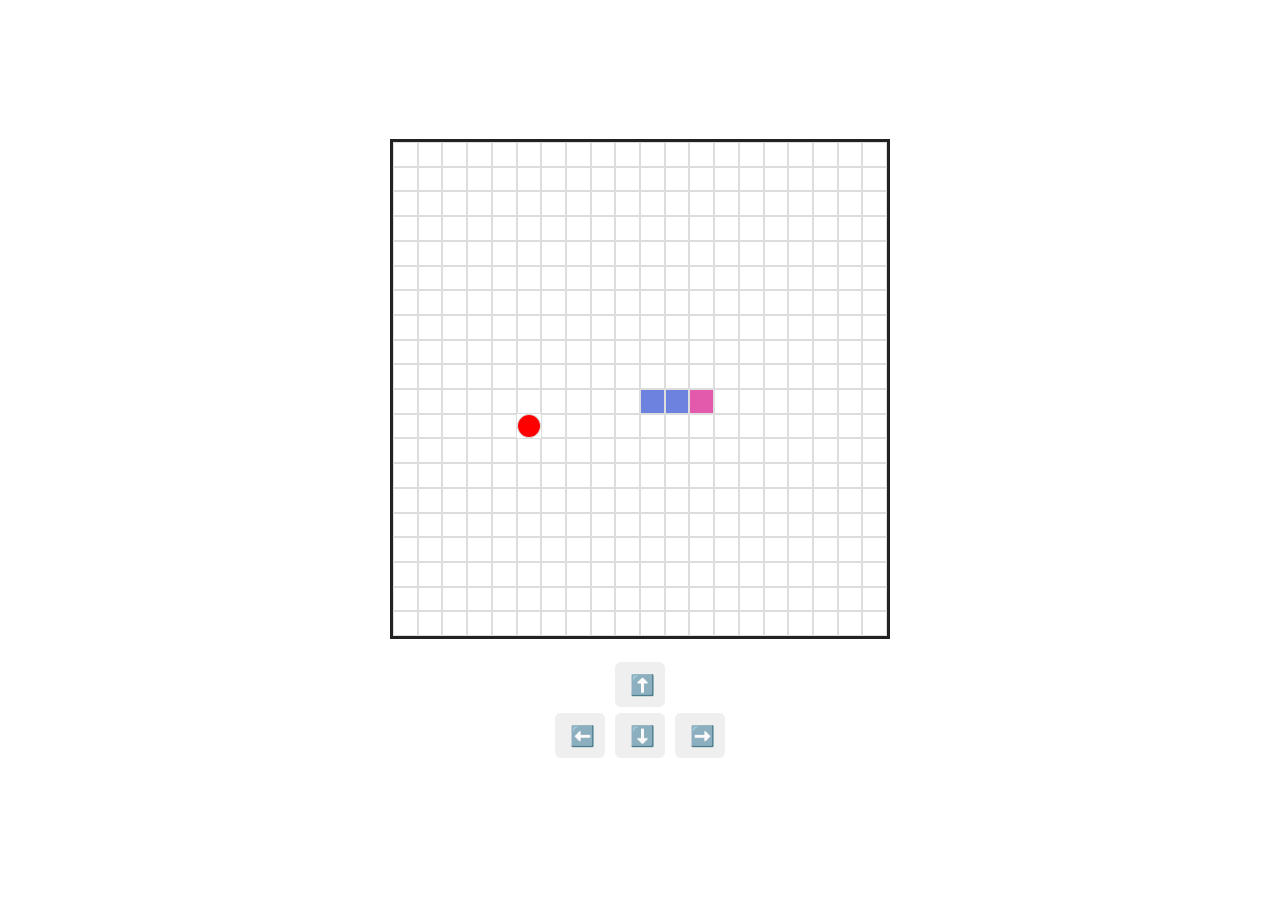
<file: Challenge/Snake Game/index.html>
<!DOCTYPE html>
<html>

<head>
    <meta charset="UTF-8">
    <meta name="viewport" content="width=device-width, initial-scale=1.0">
    <title>Snake Game</title>
    <link rel="stylesheet" href="./css/style.css">
</head>

<body>
    <div class="game-container">
        <div id="game-board"></div>

          
        <div class="controls">

            <button data-direction="UP">⬆️</button>

            <div>
                <button data-direction="LEFT">⬅️</button>
                <button data-direction="DOWN">⬇️</button>
                <button data-direction="RIGHT">➡️</button>
            </div>

        </div>


    </div>
    
   
    <script type="module" src="./js/main.js"></script>
</body>

</html>
</file>
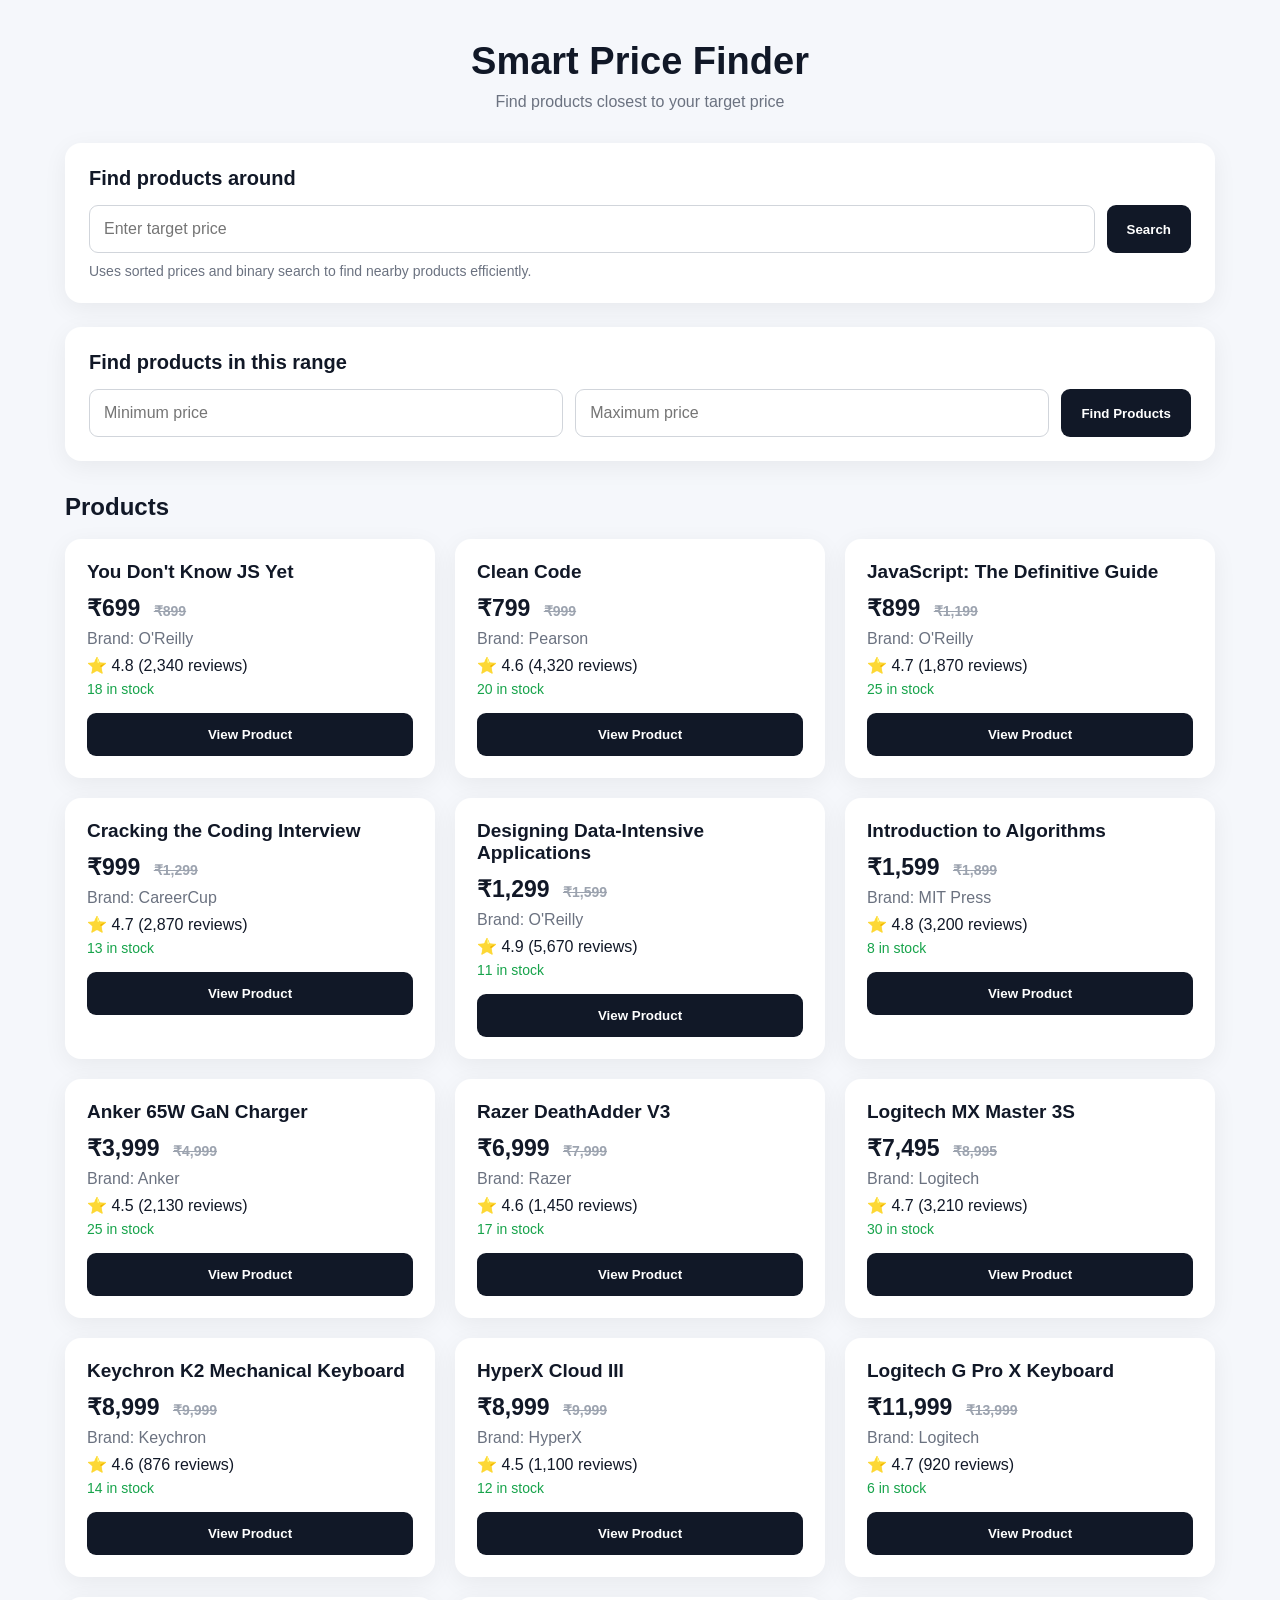
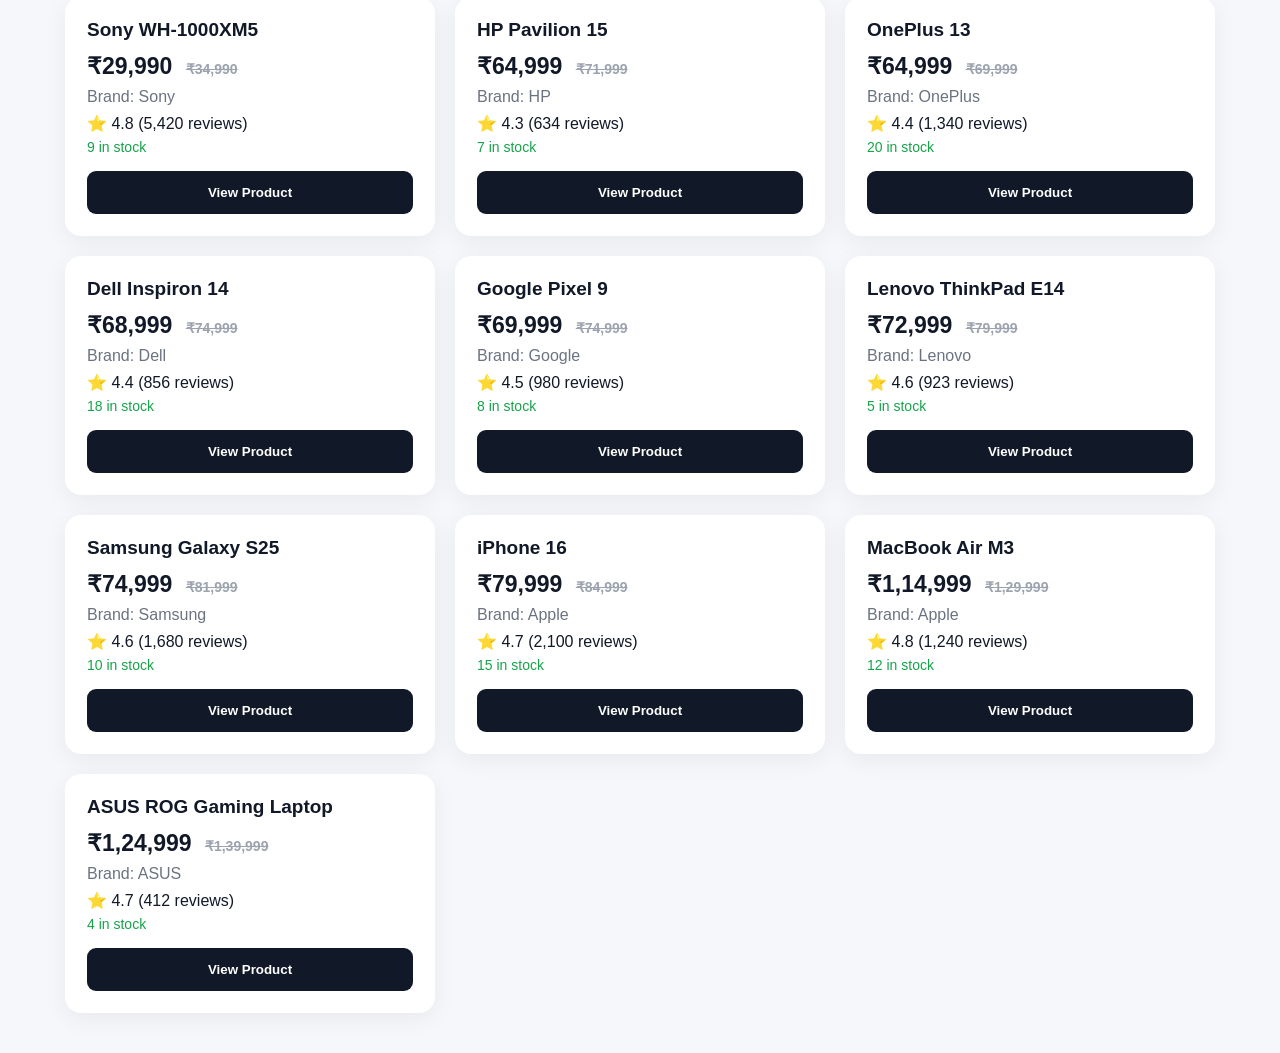
<file: Challenge/price_finder.html>
<!DOCTYPE html>
<html lang="en">
<head>
<meta charset="UTF-8">
<meta name="viewport" content="width=device-width, initial-scale=1.0">
<title>Smart Price Finder</title>
<style>
*{margin:0;padding:0;box-sizing:border-box}
body{font-family:Arial,sans-serif;background:#f5f7fb;color:#111827}
.container{width:92%;max-width:1150px;margin:40px auto}
.header{text-align:center;margin-bottom:32px}
.header h1{font-size:38px;margin-bottom:10px}
.header p{color:#6b7280}
.box{background:#fff;padding:24px;border-radius:16px;margin-bottom:24px;box-shadow:0 6px 24px rgba(0,0,0,.06)}
.box h2{font-size:20px;margin-bottom:15px}
.row{display:flex;gap:12px}
input{width:100%;padding:14px;border:1px solid #d1d5db;border-radius:9px;font-size:16px;outline:none}
input:focus{border-color:#111827}
button{border:0;border-radius:9px;padding:14px 20px;background:#111827;color:#fff;font-weight:700;cursor:pointer;white-space:nowrap}
button:hover{background:#374151}
.title{margin:32px 0 18px}
.products{display:grid;grid-template-columns:repeat(3,1fr);gap:20px}
.card{background:#fff;padding:22px;border-radius:16px;box-shadow:0 6px 24px rgba(0,0,0,.06)}
.card h3{font-size:19px;margin-bottom:12px}
.price{font-size:23px;font-weight:700;margin-bottom:8px}
.old{text-decoration:line-through;color:#9ca3af;font-size:14px;margin-left:7px}
.brand{color:#6b7280;margin-bottom:8px}
.rating{margin-bottom:6px}
.stock{color:#16a34a;font-size:14px;margin-bottom:16px}
.view{width:100%}
.empty{background:#fff;padding:25px;border-radius:12px;color:#6b7280}
.info{font-size:14px;color:#6b7280;margin-top:10px}
@media(max-width:850px){.products{grid-template-columns:repeat(2,1fr)}}
@media(max-width:600px){.container{width:94%;margin:25px auto}.header h1{font-size:30px}.row{flex-direction:column}button{width:100%}.products{grid-template-columns:1fr}}
</style>
</head>
<body>
<div class="container">
<div class="header">
<h1>Smart Price Finder</h1>
<p>Find products closest to your target price</p>
</div>

<div class="box">
<h2>Find products around</h2>
<div class="row">
<input type="number" id="price" placeholder="Enter target price">
<button onclick="search()">Search</button>
</div>
<div class="info">Uses sorted prices and binary search to find nearby products efficiently.</div>
</div>

<div class="box">
<h2>Find products in this range</h2>
<div class="row">
<input type="number" id="min" placeholder="Minimum price">
<input type="number" id="max" placeholder="Maximum price">
<button onclick="range()">Find Products</button>
</div>
</div>

<h2 class="title" id="title">Products</h2>
<div class="products" id="products"></div>
</div>

<script>
const deliveryNetwork = {
  locations: [
    { id: "L1", name: "Main Warehouse" },
    { id: "L2", name: "Sector 18" },
    { id: "L3", name: "Pari Chowk" },
    { id: "L4", name: "Knowledge Park" },
    { id: "L5", name: "Greater Noida West" },
    { id: "L6", name: "Noida Sector 62" },
    { id: "L7", name: "Dadri" },
    { id: "L8", name: "Alpha 1" }
  ],

  roads: [
    { from: "L1", to: "L2", distance: 8 },
    { from: "L1", to: "L3", distance: 5 },
    { from: "L2", to: "L3", distance: 4 },
    { from: "L2", to: "L4", distance: 6 },
    { from: "L3", to: "L4", distance: 3 },
    { from: "L3", to: "L5", distance: 7 },
    { from: "L4", to: "L5", distance: 2 },
    { from: "L4", to: "L6", distance: 9 },
    { from: "L5", to: "L6", distance: 5 },
    { from: "L5", to: "L7", distance: 8 },
    { from: "L6", to: "L8", distance: 4 },
    { from: "L7", to: "L8", distance: 6 }
  ]
};

const storeData = {
  storeName: "TechMart",

  categories: [
    {
      id: "cat-1",
      name: "Electronics",
      description: "Electronic devices and accessories",

      subcategories: [
        {
          id: "sub-1",
          name: "Laptops",

          products: [
            {
              id: "p-101",
              name: "MacBook Air M3",
              brand: "Apple",
              price: 114999,
              originalPrice: 129999,
              rating: 4.8,
              reviews: 1240,
              stock: 12,
              category: "Electronics",
              subcategory: "Laptops",
              tags: ["laptop", "apple", "macbook", "m3"],
              specifications: {
                processor: "Apple M3",
                ram: "16GB",
                storage: "512GB SSD",
                display: "13.6 inch",
                operatingSystem: "macOS"
              }
            },

            {
              id: "p-102",
              name: "Dell Inspiron 14",
              brand: "Dell",
              price: 68999,
              originalPrice: 74999,
              rating: 4.4,
              reviews: 856,
              stock: 18,
              category: "Electronics",
              subcategory: "Laptops",
              tags: ["laptop", "dell", "inspiron"],
              specifications: {
                processor: "Intel Core i5",
                ram: "16GB",
                storage: "512GB SSD",
                display: "14 inch",
                operatingSystem: "Windows 11"
              }
            },

            {
              id: "p-103",
              name: "HP Pavilion 15",
              brand: "HP",
              price: 64999,
              originalPrice: 71999,
              rating: 4.3,
              reviews: 634,
              stock: 7,
              category: "Electronics",
              subcategory: "Laptops",
              tags: ["laptop", "hp", "pavilion"],
              specifications: {
                processor: "Intel Core i5",
                ram: "16GB",
                storage: "512GB SSD",
                display: "15.6 inch",
                operatingSystem: "Windows 11"
              }
            },

            {
              id: "p-104",
              name: "Lenovo ThinkPad E14",
              brand: "Lenovo",
              price: 72999,
              originalPrice: 79999,
              rating: 4.6,
              reviews: 923,
              stock: 5,
              category: "Electronics",
              subcategory: "Laptops",
              tags: ["laptop", "lenovo", "thinkpad"],
              specifications: {
                processor: "Intel Core i7",
                ram: "16GB",
                storage: "1TB SSD",
                display: "14 inch",
                operatingSystem: "Windows 11"
              }
            },

            {
              id: "p-105",
              name: "ASUS ROG Gaming Laptop",
              brand: "ASUS",
              price: 124999,
              originalPrice: 139999,
              rating: 4.7,
              reviews: 412,
              stock: 4,
              category: "Electronics",
              subcategory: "Laptops",
              tags: ["laptop", "asus", "gaming", "rog"],
              specifications: {
                processor: "AMD Ryzen 9",
                ram: "32GB",
                storage: "1TB SSD",
                display: "15.6 inch",
                operatingSystem: "Windows 11"
              }
            }
          ]
        },

        {
          id: "sub-2",
          name: "Mobiles",

          products: [
            {
              id: "p-201",
              name: "iPhone 16",
              brand: "Apple",
              price: 79999,
              originalPrice: 84999,
              rating: 4.7,
              reviews: 2100,
              stock: 15,
              category: "Electronics",
              subcategory: "Mobiles",
              tags: ["phone", "iphone", "apple", "ios"],
              specifications: {
                processor: "Apple A18",
                ram: "8GB",
                storage: "128GB",
                display: "6.1 inch",
                operatingSystem: "iOS"
              }
            },

            {
              id: "p-202",
              name: "Samsung Galaxy S25",
              brand: "Samsung",
              price: 74999,
              originalPrice: 81999,
              rating: 4.6,
              reviews: 1680,
              stock: 10,
              category: "Electronics",
              subcategory: "Mobiles",
              tags: ["phone", "samsung", "galaxy", "android"],
              specifications: {
                processor: "Snapdragon",
                ram: "12GB",
                storage: "256GB",
                display: "6.2 inch",
                operatingSystem: "Android"
              }
            },

            {
              id: "p-203",
              name: "Google Pixel 9",
              brand: "Google",
              price: 69999,
              originalPrice: 74999,
              rating: 4.5,
              reviews: 980,
              stock: 8,
              category: "Electronics",
              subcategory: "Mobiles",
              tags: ["phone", "pixel", "google", "android"],
              specifications: {
                processor: "Google Tensor G4",
                ram: "12GB",
                storage: "256GB",
                display: "6.3 inch",
                operatingSystem: "Android"
              }
            },

            {
              id: "p-204",
              name: "OnePlus 13",
              brand: "OnePlus",
              price: 64999,
              originalPrice: 69999,
              rating: 4.4,
              reviews: 1340,
              stock: 20,
              category: "Electronics",
              subcategory: "Mobiles",
              tags: ["phone", "oneplus", "android"],
              specifications: {
                processor: "Snapdragon 8 Elite",
                ram: "16GB",
                storage: "512GB",
                display: "6.82 inch",
                operatingSystem: "Android"
              }
            }
          ]
        },

        {
          id: "sub-3",
          name: "Accessories",

          products: [
            {
              id: "p-301",
              name: "Logitech MX Master 3S",
              brand: "Logitech",
              price: 7495,
              originalPrice: 8995,
              rating: 4.7,
              reviews: 3210,
              stock: 30,
              category: "Electronics",
              subcategory: "Accessories",
              tags: ["mouse", "wireless", "logitech"],
              specifications: {
                connectivity: "Bluetooth",
                battery: "70 days",
                type: "Wireless Mouse"
              }
            },

            {
              id: "p-302",
              name: "Keychron K2 Mechanical Keyboard",
              brand: "Keychron",
              price: 8999,
              originalPrice: 9999,
              rating: 4.6,
              reviews: 876,
              stock: 14,
              category: "Electronics",
              subcategory: "Accessories",
              tags: ["keyboard", "mechanical", "keychron"],
              specifications: {
                connectivity: "Bluetooth + USB-C",
                switches: "Gateron",
                type: "Mechanical Keyboard"
              }
            },

            {
              id: "p-303",
              name: "Sony WH-1000XM5",
              brand: "Sony",
              price: 29990,
              originalPrice: 34990,
              rating: 4.8,
              reviews: 5420,
              stock: 9,
              category: "Electronics",
              subcategory: "Accessories",
              tags: ["headphones", "sony", "wireless", "audio"],
              specifications: {
                connectivity: "Bluetooth",
                battery: "30 hours",
                type: "Noise Cancelling Headphones"
              }
            },

            {
              id: "p-304",
              name: "Anker 65W GaN Charger",
              brand: "Anker",
              price: 3999,
              originalPrice: 4999,
              rating: 4.5,
              reviews: 2130,
              stock: 25,
              category: "Electronics",
              subcategory: "Accessories",
              tags: ["charger", "gan", "usb-c", "anker"],
              specifications: {
                power: "65W",
                ports: "3",
                type: "GaN Charger"
              }
            }
          ]
        }
      ]
    },

    {
      id: "cat-2",
      name: "Books",
      description: "Programming and technology books",

      subcategories: [
        {
          id: "sub-4",
          name: "Programming",

          products: [
            {
              id: "p-401",
              name: "JavaScript: The Definitive Guide",
              brand: "O'Reilly",
              price: 899,
              originalPrice: 1199,
              rating: 4.7,
              reviews: 1870,
              stock: 25,
              category: "Books",
              subcategory: "Programming",
              tags: ["javascript", "programming", "web"],
              specifications: {
                author: "David Flanagan",
                pages: 704,
                language: "English"
              }
            },

            {
              id: "p-402",
              name: "You Don't Know JS Yet",
              brand: "O'Reilly",
              price: 699,
              originalPrice: 899,
              rating: 4.8,
              reviews: 2340,
              stock: 18,
              category: "Books",
              subcategory: "Programming",
              tags: ["javascript", "js", "programming"],
              specifications: {
                author: "Kyle Simpson",
                pages: 278,
                language: "English"
              }
            },

            {
              id: "p-403",
              name: "Clean Code",
              brand: "Pearson",
              price: 799,
              originalPrice: 999,
              rating: 4.6,
              reviews: 4320,
              stock: 20,
              category: "Books",
              subcategory: "Programming",
              tags: ["clean-code", "software", "programming"],
              specifications: {
                author: "Robert C. Martin",
                pages: 464,
                language: "English"
              }
            },

            {
              id: "p-404",
              name: "Designing Data-Intensive Applications",
              brand: "O'Reilly",
              price: 1299,
              originalPrice: 1599,
              rating: 4.9,
              reviews: 5670,
              stock: 11,
              category: "Books",
              subcategory: "Programming",
              tags: ["system-design", "database", "distributed-systems"],
              specifications: {
                author: "Martin Kleppmann",
                pages: 616,
                language: "English"
              }
            }
          ]
        },

        {
          id: "sub-5",
          name: "DSA",

          products: [
            {
              id: "p-501",
              name: "Introduction to Algorithms",
              brand: "MIT Press",
              price: 1599,
              originalPrice: 1899,
              rating: 4.8,
              reviews: 3200,
              stock: 8,
              category: "Books",
              subcategory: "DSA",
              tags: ["dsa", "algorithms", "data-structures"],
              specifications: {
                author: "Cormen",
                pages: 1312,
                language: "English"
              }
            },

            {
              id: "p-502",
              name: "Cracking the Coding Interview",
              brand: "CareerCup",
              price: 999,
              originalPrice: 1299,
              rating: 4.7,
              reviews: 2870,
              stock: 13,
              category: "Books",
              subcategory: "DSA",
              tags: ["dsa", "interview", "coding"],
              specifications: {
                author: "Gayle Laakmann McDowell",
                pages: 708,
                language: "English"
              }
            }
          ]
        }
      ]
    },

    {
      id: "cat-3",
      name: "Gaming",
      description: "Gaming hardware and accessories",

      subcategories: [
        {
          id: "sub-6",
          name: "Gaming Accessories",

          products: [
            {
              id: "p-601",
              name: "Razer DeathAdder V3",
              brand: "Razer",
              price: 6999,
              originalPrice: 7999,
              rating: 4.6,
              reviews: 1450,
              stock: 17,
              category: "Gaming",
              subcategory: "Gaming Accessories",
              tags: ["gaming", "mouse", "razer"],
              specifications: {
                dpi: "30000",
                connectivity: "USB",
                type: "Gaming Mouse"
              }
            },

            {
              id: "p-602",
              name: "Logitech G Pro X Keyboard",
              brand: "Logitech",
              price: 11999,
              originalPrice: 13999,
              rating: 4.7,
              reviews: 920,
              stock: 6,
              category: "Gaming",
              subcategory: "Gaming Accessories",
              tags: ["gaming", "keyboard", "mechanical"],
              specifications: {
                switches: "GX Mechanical",
                connectivity: "Wireless",
                type: "Gaming Keyboard"
              }
            },

            {
              id: "p-603",
              name: "HyperX Cloud III",
              brand: "HyperX",
              price: 8999,
              originalPrice: 9999,
              rating: 4.5,
              reviews: 1100,
              stock: 12,
              category: "Gaming",
              subcategory: "Gaming Accessories",
              tags: ["gaming", "headset", "hyperx"],
              specifications: {
                connectivity: "USB",
                microphone: "Detachable",
                type: "Gaming Headset"
              }
            }
          ]
        }
      ]
    }
  ]
};

let data = [];

for(let i=0;i<storeData.categories.length;i++){
    for(let j=0;j<storeData.categories[i].subcategories.length;j++){
        let p=storeData.categories[i].subcategories[j].products;
        for(let k=0;k<p.length;k++) data.push(p[k]);
    }
}

data.sort(function(a,b){return a.price-b.price});

function find(x){
    let l=0,r=data.length;
    while(l<r){
        let m=Math.floor((l+r)/2);
        if(data[m].price<x) l=m+1;
        else r=m;
    }
    return l;
}

function search(){
    let x=Number(document.getElementById("price").value);
    if(!x){
        alert("Please enter a price");
        return;
    }

    let i=find(x);
    let result=[];

    if(i>0) result.push(data[i-1]);
    if(i<data.length) result.push(data[i]);
    if(i+1<data.length) result.push(data[i+1]);

    let seen={};
    result=result.filter(function(a){
        if(seen[a.id]) return false;
        seen[a.id]=true;
        return true;
    });

    result.sort(function(a,b){
        return Math.abs(a.price-x)-Math.abs(b.price-x);
    });

    document.getElementById("title").textContent="Closest Products";
    show(result);
}

function range(){
    let min=Number(document.getElementById("min").value);
    let max=Number(document.getElementById("max").value);

    if(!min || !max || min>max){
        alert("Please enter a valid price range");
        return;
    }

    let start=find(min);
    let end=find(max);
    let result=[];

    for(let i=start;i<data.length && i<end;i++){
        if(data[i].price<=max) result.push(data[i]);
    }

    if(start<data.length && data[start].price===max) result.push(data[start]);

    let seen={};
    result=result.filter(function(a){
        if(seen[a.id]) return false;
        seen[a.id]=true;
        return true;
    });

    document.getElementById("title").textContent="Products in Range";
    show(result);
}

function show(result){
    let box=document.getElementById("products");
    box.innerHTML="";

    if(result.length===0){
        box.innerHTML='<div class="empty">No products found.</div>';
        return;
    }

    for(let i=0;i<result.length;i++){
        let p=result[i];

        box.innerHTML+=`
        <div class="card">
            <h3>${p.name}</h3>
            <div class="price">
                ₹${p.price.toLocaleString("en-IN")}
                <span class="old">₹${p.originalPrice.toLocaleString("en-IN")}</span>
            </div>
            <div class="brand">Brand: ${p.brand}</div>
            <div class="rating">⭐ ${p.rating} (${p.reviews.toLocaleString("en-IN")} reviews)</div>
            <div class="stock">${p.stock} in stock</div>
            <button class="view" onclick="view('${p.id}')">View Product</button>
        </div>`;
    }
}

function view(id){
    let p=data.find(function(a){return a.id===id});
    if(!p) return;

    let s="";
    for(let k in p.specifications){
        s+=k+": "+p.specifications[k]+"\n";
    }

    alert(
        p.name+"\n\n"+
        "Brand: "+p.brand+"\n"+
        "Price: ₹"+p.price.toLocaleString("en-IN")+"\n"+
        "Rating: "+p.rating+"\n"+
        "Reviews: "+p.reviews+"\n"+
        "Stock: "+p.stock+"\n\n"+
        s
    );
}

show(data);
</script>
</body>
</html>
</file>
<file: Challenge/Snake Game/css/style.css>
* {
    box-sizing: border-box;
    margin: 0;
    padding: 0;
}
body {
    min-height: 100vh;
    display: flex;
    justify-content: center;
    align-items: center;
    font-family: Arial, sans-serif;
}
.game-container {
    width: min(95vw, 500px);
}
#game-board {
    width: 100%;
    aspect-ratio: 1;
    display: grid;
    grid-template-columns: repeat(20, 1fr);
    grid-template-rows: repeat(20, 1fr);
    border: 3px solid #222;
}
.cell {
    border: 1px solid #ddd;
}
.snake {
    background: rgb(109, 130, 223);
}
.head {
    background: rgb(227, 89, 172);
}
button {
    padding: 10px 15px;

    border: none;
    border-radius: 6px;

    cursor: pointer;
}

.controls {
    margin-top: 20px;

    text-align: center;
}

.controls button {
    margin: 3px;

    width: 50px;
    height: 45px;

    font-size: 20px;
}
.food {
    background: red;
    border-radius: 50%;
}
</file>
